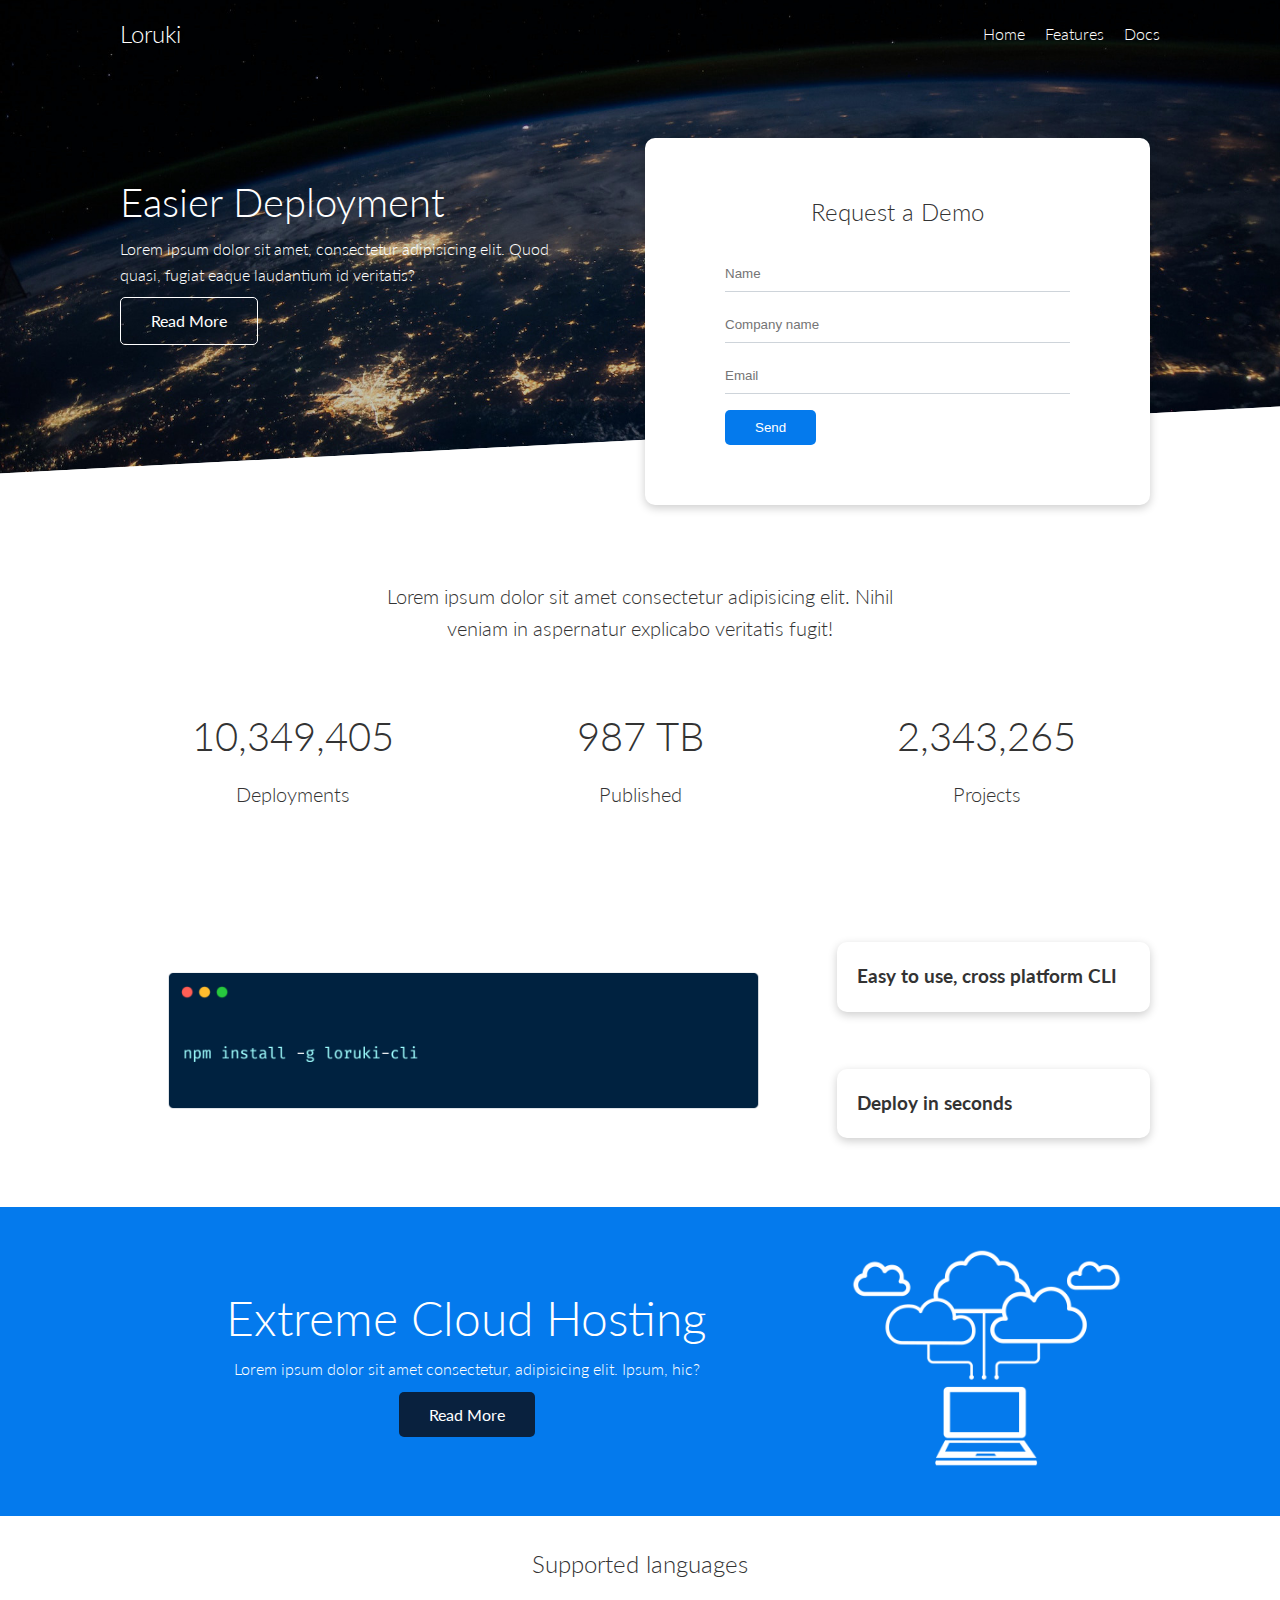
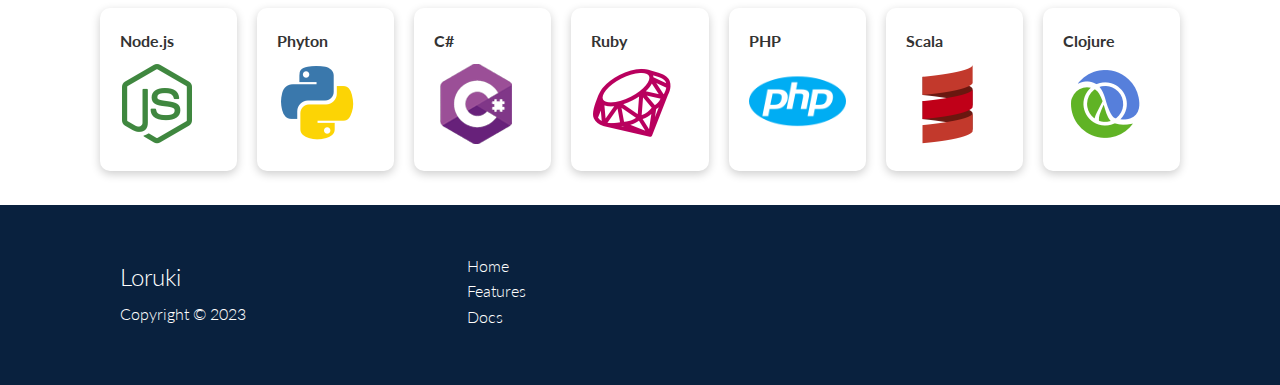
<file: index.html>
<!DOCTYPE html>
<html lang="en">
<head>
    <meta charset="UTF-8">
    <meta http-equiv="X-UA-Compatible" content="IE=edge"/>
    <meta name="viewport" content="width=device-width, initial-scale=1.0"/>
    <link
			rel="stylesheet"
			href="https://cdnjs.cloudflare.com/ajax/libs/font-awesome/5.15.1/css/all.min.css"
			integrity="sha512-+4zCK9k+qNFUR5X+cKL9EIR+ZOhtIloNl9GIKS57V1MyNsYpYcUrUeQc9vNfzsWfV28IaLL3i96P9sdNyeRssA=="
			crossorigin="anonymous"/>
            <link rel="stylesheet" href="/css/style.css">
            <link rel="stylesheet" media="screen and (max-width:768px)" href="/css/mobile.css"/>
    <title>Loruki | Welcome </title>
</head>
<body>
    <header id="mainheader" class="bk bk-home">
        <div class="navbar">
            <div class="container flex">
                <a href="index.html" class="logo">Loruki</a>
                <nav>
                    <ul>
                        <li><a href="index.html">Home</a></li>
                        <li><a href="features.html">Features</a></li>
                        <li><a href="docs.html">Docs</a></li>
                    </ul>
                </nav>
            </div>
        </div>
        <div class="showcase">
            <div class="container">
                <div class="flex py-4">
                    <div class="showcase-text flex-box txt-white">
                        <h1 class="display-2">Easier Deployment</h1>
                        <p>Lorem ipsum dolor sit amet, consectetur adipisicing elit. Quod quasi, fugiat eaque laudantium id veritatis?</p>
                        <a href="features.html" class="btn btn-outline">Read More</a>
                    </div>
                    <div class="showcase-form flex-box card bk-white">
                        <h2>Request a Demo</h2>
                        <form action="">
                            <div class="form-group">
                                <input type="text" placeholder="Name" class="form-control">
                            </div>    
                            <div class="form-group">
                                <input type="text" placeholder="Company name" class="form-control">    
                            </div>
                            <div class="form-group">
                                <input type="email" placeholder="Email" class="form-control">
                            </div>
                            <button class="btn btn-main">Send</button>
                        </form>
                    </div>
                </div>
            </div>
        </div>
    </header>

    <!--Stats-->
    <section id="stats" class="py-5">
        <div class="container">
            <p class="txt-large">Lorem ipsum dolor sit amet consectetur adipisicing elit. Nihil veniam in aspernatur explicabo veritatis fugit!</p>
            <div class="flex">
                <div class="flex-box">
                    <i class="fas fa-server fa-3x"></i>
                    <p class="display-2">10,349,405</p>
                    <p class="txt-large">Deployments</p>
                </div>
                <div class="flex-box">
                    <i class="fas fa-upload fa-3x"></i>
                    <p class="display-2">987 TB</p>
                    <p class="txt-large">Published</p>
                </div>
                <div class="flex-box">
                    <i class="fas fa-project-diagram fa-3x"></i>
                    <p class="display-2">2,343,265</p>
                    <p class="txt-large">Projects</p>
                </div>
            </div>
        </div>
    </section>

    <!--CLI-->
    <section class="cli">
        <div class="container grid">
            <img src="/images/cli.png" alt="">
            <div class="card">
                <h3>Easy to use, cross platform CLI</h3>
            </div>
            <div class="card">
                <h3>Deploy in seconds</h3>
            </div>
        </div>
    </section>

    <!--Cloud-->
    <div class="cloud bk-main py-3">
        <div class="container flex">
            <div class="flex-box-2">
                <h2 class="display-1 txt-white">Extreme Cloud Hosting</h2>
                <p class="txt-white">Lorem ipsum dolor sit amet consectetur, adipisicing elit. Ipsum, hic?</p>
                <a href="#" class="btn btn-dark">Read More</a>
            </div>
            <div class="flex-box">
                <img src="/images/cloud.png" alt="">
            </div>
        </div>
    </div>
    
    <!--Languages-->
    <section class="languages container py-2">
        <h2 class="txt-center">Supported languages</h2>
        <div class="flex">
            <div class="flex-box card">
                <h4>Node.js</h4>
                <img src="/images/logos/node.png" alt="">
            </div>
            <div class="flex-box card">
                <h4>Phyton</h4>
                <img src="/images/logos/python.png" alt="">
            </div>
            <div class="flex-box card">
                <h4>C#</h4>
                <img src="/images/logos/csharp.png" alt="">
            </div>
            <div class="flex-box card">
                <h4>Ruby</h4>
                <img src="/images/logos/ruby.png" alt="">
            </div>
            <div class="flex-box card">
                <h4>PHP</h4>
                <img src="/images/logos/php.png" alt="">
            </div>
            <div class="flex-box card">
                <h4>Scala</h4>
                <img src="/images/logos/scala.png" alt="">
            </div>
            <div class="flex-box card">
                <h4>Clojure</h4>
                <img src="/images/logos/clojure.png" alt="">
            </div>
        </div>
    </section>

    <!--Footer-->
    <footer id="mainfooter" class="bk-secondary txt-white py-4">
        <div class="container flex">
            <div class="flex-box">
                <h2>Loruki</h2>
                <p>Copyright &copy; 2023</p>
            </div>
            <div class="flex-box">
                <ul>
                    <li><a href="index.html">Home</a></li>
                    <li><a href="features.html">Features</a></li>
                    <li><a href="docs.html">Docs</a></li>
                </ul>
            </div>
            <div class="flex-box social">
                <a href="#"><i class="fab fa-github fa-2x"></i></a>
                <a href="#"><i class="fab fa-facebook fa-2x"></i></a>
                <a href="#"><i class="fab fa-instagram fa-2x"></i></a>
                <a href="#"><i class="fab fa-twitter fa-2x"></i></a>
            </div>
        </div>
    </footer>
</body>
</html>
</file>
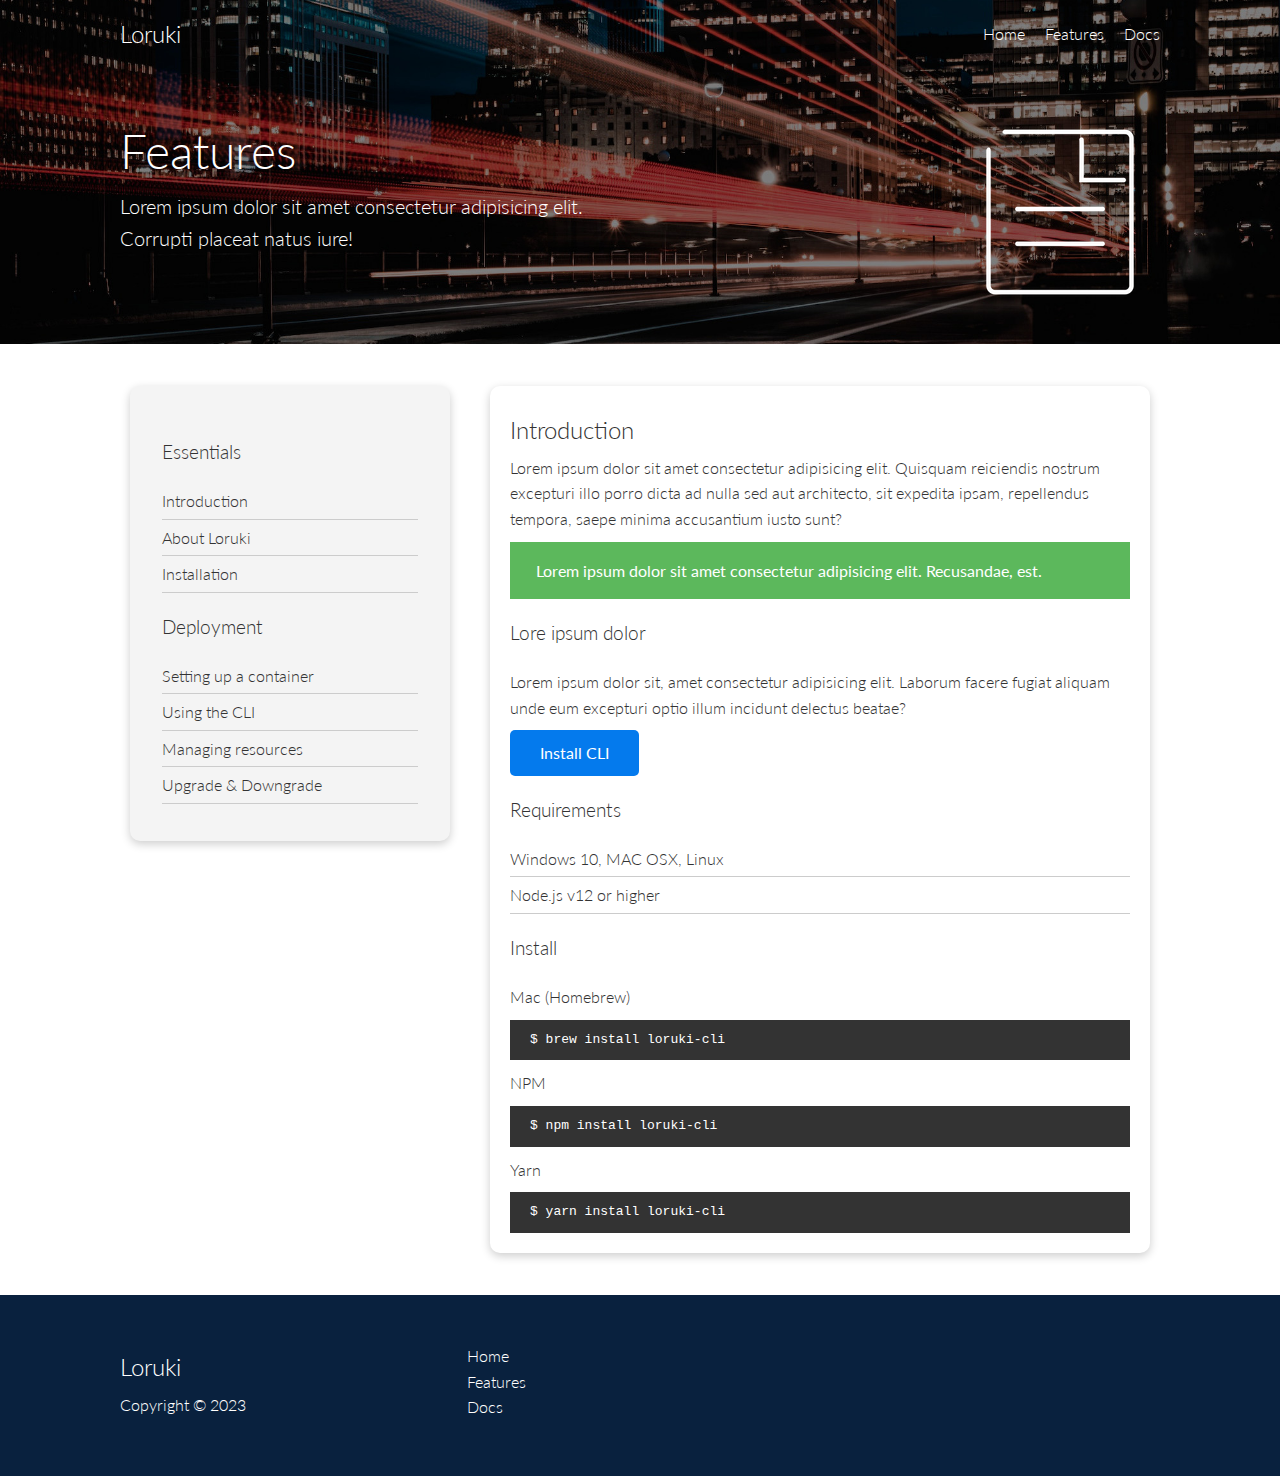
<file: docs.html>
<!DOCTYPE html>
<html lang="en">
<head>
    <meta charset="UTF-8">
    <meta http-equiv="X-UA-Compatible" content="IE=edge"/>
    <meta name="viewport" content="width=device-width, initial-scale=1.0"/>
    <link
			rel="stylesheet"
			href="https://cdnjs.cloudflare.com/ajax/libs/font-awesome/5.15.1/css/all.min.css"
			integrity="sha512-+4zCK9k+qNFUR5X+cKL9EIR+ZOhtIloNl9GIKS57V1MyNsYpYcUrUeQc9vNfzsWfV28IaLL3i96P9sdNyeRssA=="
			crossorigin="anonymous"/>
            <link rel="stylesheet" href="/css/style.css">
            <link rel="stylesheet" media="screen and (max-width:768px)" href="/css/mobile.css"/>
    <title>Loruki | Docs </title>
</head>
<body>
    <header id="mainheader" class="bk bk-docs">
        <div class="navbar">
            <div class="container flex">
                <a href="index.html" class="logo">Loruki</a>
                <nav>
                    <ul>
                        <li><a href="index.html">Home</a></li>
                        <li><a href="features.html">Features</a></li>
                        <li><a href="docs.html">Docs</a></li>
                    </ul>
                </nav>
            </div>
        </div>
        <section class="title py-3">
            <div class="container flex">
                <div class="w-50">
                    <h1 class="display-1 txt-white">Features</h1>
                    <p class="txt-large txt-white">Lorem ipsum dolor sit amet consectetur adipisicing elit. Corrupti placeat natus iure!</p>
                </div>
                <img src="/images/docs.png" alt="">
            </div>
        </section>
    </header>

    <section class="docs py-3">
        <div class="container grid">
            <aside class="card bk-gray p-3">
                <h3>Essentials</h3>
                <nav>
                    <ul>
                        <li><a href="#">Introduction</a></li>
                        <li><a href="#">About Loruki</a></li>
                        <li><a href="#">Installation</a></li>
                    </ul>
                </nav>
                <h3>Deployment</h3>
                <nav>
                    <ul>
                        <li><a href="#">Setting up a container</a></li>
                        <li><a href="#">Using the CLI</a></li>
                        <li><a href="#">Managing resources</a></li>
                        <li><a href="#">Upgrade & Downgrade</a></li>
                    </ul>
                </nav>
            </aside>
            <main class="card">
                <h2>Introduction</h2>
                <p>Lorem ipsum dolor sit amet consectetur adipisicing elit. Quisquam reiciendis nostrum excepturi illo porro dicta ad nulla sed aut architecto, sit expedita ipsam, repellendus tempora, saepe minima accusantium iusto sunt?</p>

                <div class="bk-alert txt-white p-1">
                    <i class="fas fa-info"></i>Lorem ipsum dolor sit amet consectetur adipisicing elit. Recusandae, est.
                </div>
                
                <h3>Lore ipsum dolor</h3>
                <p>Lorem ipsum dolor sit, amet consectetur adipisicing elit. Laborum facere fugiat aliquam unde eum excepturi optio illum incidunt delectus beatae?</p>
                <a href="#" class="btn btn-main">Install CLI</a>

                <h3>Requirements</h3>
                <ul>
                    <li>Windows 10, MAC OSX, Linux</li>
                    <li>Node.js v12 or higher</li>
                </ul>

                <h3>Install</h3>
                <p>Mac (Homebrew)</p>
                <pre><code>$ brew install loruki-cli</code></pre>
                <p>NPM</p>
                <pre><code>$ npm install loruki-cli</code></pre>
                <p>Yarn</p>
                <pre><code>$ yarn install loruki-cli</code></pre>
            </main>
        </div>
    </section>


    <!--Footer-->
    <footer id="mainfooter" class="bk-secondary txt-white py-4">
        <div class="container flex">
            <div class="flex-box">
                <h2>Loruki</h2>
                <p>Copyright &copy; 2023</p>
            </div>
            <div class="flex-box">
                <ul>
                    <li><a href="index.html">Home</a></li>
                    <li><a href="features.html">Features</a></li>
                    <li><a href="docs.html">Docs</a></li>
                </ul>
            </div>
            <div class="flex-box social">
                <a href="#"><i class="fab fa-github fa-2x"></i></a>
                <a href="#"><i class="fab fa-facebook fa-2x"></i></a>
                <a href="#"><i class="fab fa-instagram fa-2x"></i></a>
                <a href="#"><i class="fab fa-twitter fa-2x"></i></a>
            </div>
        </div>
    </footer>
</body>
</html>
</file>
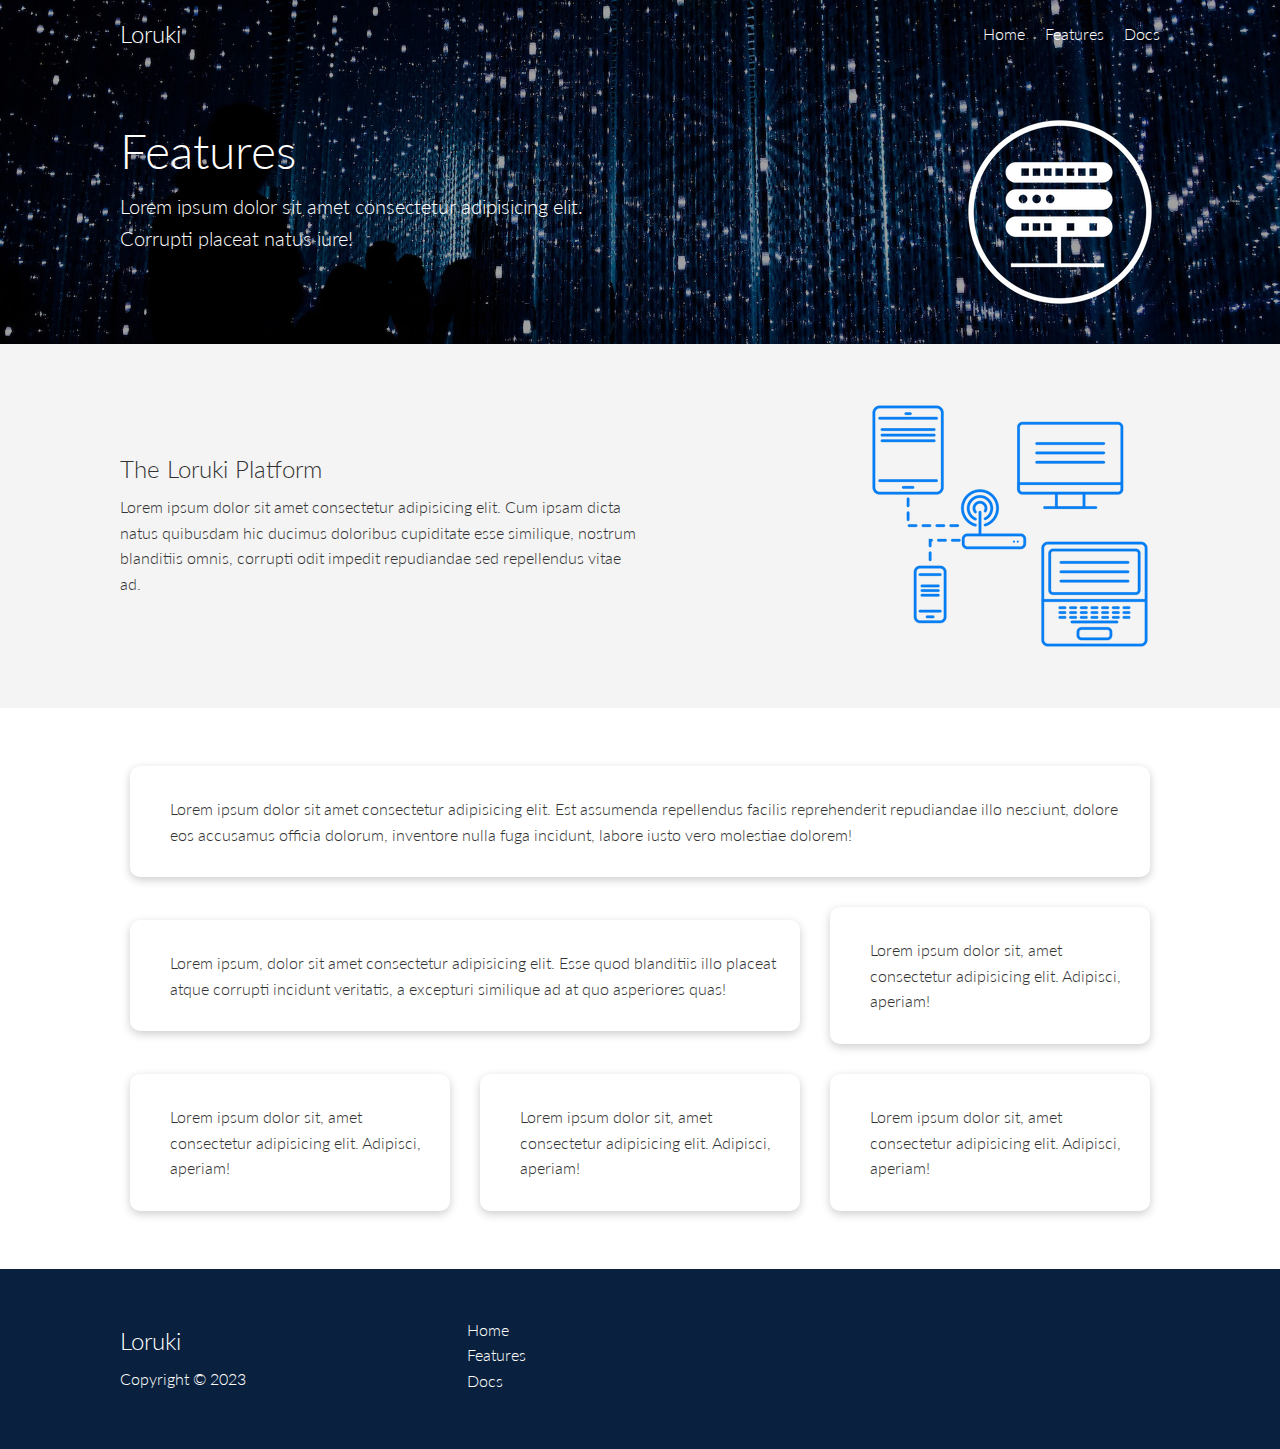
<file: features.html>
<!DOCTYPE html>
<html lang="en">
<head>
    <meta charset="UTF-8">
    <meta http-equiv="X-UA-Compatible" content="IE=edge"/>
    <meta name="viewport" content="width=device-width, initial-scale=1.0"/>
    <link
			rel="stylesheet"
			href="https://cdnjs.cloudflare.com/ajax/libs/font-awesome/5.15.1/css/all.min.css"
			integrity="sha512-+4zCK9k+qNFUR5X+cKL9EIR+ZOhtIloNl9GIKS57V1MyNsYpYcUrUeQc9vNfzsWfV28IaLL3i96P9sdNyeRssA=="
			crossorigin="anonymous"/>
            <link rel="stylesheet" href="/css/style.css">
            <link rel="stylesheet" media="screen and (max-width:768px)" href="/css/mobile.css"/>
    <title>Loruki | Features </title>
</head>
<body>
    <header id="mainheader" class="bk bk-features">
        <div class="navbar">
            <div class="container flex">
                <a href="index.html" class="logo">Loruki</a>
                <nav>
                    <ul>
                        <li><a href="index.html">Home</a></li>
                        <li><a href="features.html">Features</a></li>
                        <li><a href="docs.html">Docs</a></li>
                    </ul>
                </nav>
            </div>
        </div>
        <section class="title py-3">
            <div class="container flex">
                <div class="w-50">
                    <h1 class="display-1 txt-white">Features</h1>
                    <p class="txt-large txt-white">Lorem ipsum dolor sit amet consectetur adipisicing elit. Corrupti placeat natus iure!</p>
                </div>
                <img src="/images/features.png" alt="">
            </div>
        </section>
    </header>

    <section class="subtitle bk-gray py-3">
        <div class="container flex">
            <div class="w-50">
                <h2>The Loruki Platform</h2>
                <p>Lorem ipsum dolor sit amet consectetur adipisicing elit. Cum ipsam dicta natus quibusdam hic ducimus doloribus cupiditate esse similique, nostrum blanditiis omnis, corrupti odit impedit repudiandae sed repellendus vitae ad.</p>
            </div>
            <img src="/images/features-2.png" alt="">
        </div>
    </section>

    <section class="features py-4">
        <div class="container grid">
            <div class="card flex">
                <i class="fas fa-server fa-3x"></i>
                <p>Lorem ipsum dolor sit amet consectetur adipisicing elit. Est assumenda repellendus facilis reprehenderit repudiandae illo nesciunt, dolore eos accusamus officia dolorum, inventore nulla fuga incidunt, labore iusto vero molestiae dolorem!</p>
            </div>
            <div class="card flex">
                <i class="fas fa-network-wired fa-3x"></i>
                <p>Lorem ipsum, dolor sit amet consectetur adipisicing elit. Esse quod blanditiis illo placeat atque corrupti incidunt veritatis, a excepturi similique ad at quo asperiores quas!</p>
            </div>
            <div class="card flex">
                <i class="fas fa-laptop-code fa-3x"></i>
                <p>Lorem ipsum dolor sit, amet consectetur adipisicing elit. Adipisci, aperiam!</p>
            </div>
            <div class="card flex">
                <i class="fas fa-database fa-3x"></i>
                <p>Lorem ipsum dolor sit, amet consectetur adipisicing elit. Adipisci, aperiam!</p>
            </div>
            <div class="card flex">
                <i class="fas fa-power-off fa-3x"></i>
                <p>Lorem ipsum dolor sit, amet consectetur adipisicing elit. Adipisci, aperiam!</p>
            </div>
            <div class="card flex">
                <i class="fas fa-upload fa-3x"></i>
                <p>Lorem ipsum dolor sit, amet consectetur adipisicing elit. Adipisci, aperiam!</p>
            </div>
        </div>

    </section>


    <!--Footer-->
    <footer id="mainfooter" class="bk-secondary txt-white py-4">
        <div class="container flex">
            <div class="flex-box">
                <h2>Loruki</h2>
                <p>Copyright &copy; 2023</p>
            </div>
            <div class="flex-box">
                <ul>
                    <li><a href="index.html">Home</a></li>
                    <li><a href="features.html">Features</a></li>
                    <li><a href="docs.html">Docs</a></li>
                </ul>
            </div>
            <div class="flex-box social">
                <a href="#"><i class="fab fa-github fa-2x"></i></a>
                <a href="#"><i class="fab fa-facebook fa-2x"></i></a>
                <a href="#"><i class="fab fa-instagram fa-2x"></i></a>
                <a href="#"><i class="fab fa-twitter fa-2x"></i></a>
            </div>
        </div>
    </footer>
</body>
</html>
</file>
<file: css/style.css>
@import url('https://fonts.googleapis.com/css2?family=Lato:ital,wght@0,100;0,300;0,400;0,700;0,900;1,100;1,300;1,400;1,700;1,900&display=swap');

:root{
    --main-color: #047aed;
    --secondary-color: #09213e;
    --gray-color: #f4f4f4;
    --alert-color: #5cb85c;
}

/*Reset*/
*{
    box-sizing: border-box;
    margin: 0;
    padding: 0;
}

/*Main Styling*/
html, body{
    font-family: 'Lato', sans-serif;
    color: #333;
    line-height: 1.6;
}

h1, h2{
    font-weight: 300;
    line-height: 1.2;
    margin: 10px 0;
}

p{
    margin: 10px 0;
    font-weight: 300;
}

ul{
    list-style-type: none;
}

a{
    text-decoration: none;
    color: #333;
}

img{
    max-width: 100%;
}

pre, code{
    background: #333;
    color: #fff;
    padding: 10px;
}

/*Utility Classes*/
.container{
    max-width: 1100px;
    margin: 0 auto;
    padding: 0 30px;
}

.display-1{
    font-size: 3rem;
}

.display-2{
    font-size: 2.5rem;
}

.txt-large{
    font-size: 20px;
}

.txt-white{
    color: #fff;
}

.txt-center{
    text-align: center;
}

.card{
    border-radius: 10px;
    box-shadow: 0 3px 10px rgba(0,0,0,0.2);
    padding: 20px;
    margin: 10px;
}

/*Padding*/
.py-1{
    padding: 1rem 0;
}

.py-2{
    padding: 1.5rem 0;
}

.py-3{
    padding: 2rem 0;
}

.py-4{
    padding: 3rem 0;
}

.py-5{
    padding: 4rem 0;
}

.p-1{
    padding: 1rem;
}

.p-3{
    padding: 2rem;
}

/*Backgrounds*/
.bk-main{
    background-color: var(--main-color);
}

.bk-secondary{
    background-color: var(--secondary-color);
}

.bk-white{
    background-color: #fff;
}

.bk-gray{
    background-color: var(--gray-color);
}

.bk-alert{
    background-color: var(--alert-color);
}

.bk-home{
    background: url(/images/bk-showcase.jpg);
}

.bk-features{
    background: url(/images/bk-features.jpg);
}

.bk-docs{
    background: url(/images/bk-docs.jpg);
}

.bk{
    background-repeat: no-repeat;
    background-position: center;
    background-size: cover;
}

/*Flex*/
.flex{
    display: flex;
}

.flex-box{
    flex: 1;
}

.flex-box-2{
    flex: 2;
}

/*Grid*/
.grid{
    display: grid;
    grid-template-columns: repeat(2, 1fr);
    gap: 20px;
    justify-content: center;
    align-items: center;
    height: 100%;
}

/*Width*/
.w-50{
    width: 50%;
}

/*Button*/
.btn{
    display: inline-block;
    padding: 10px 30px;
    cursor: pointer;
    border: none;
    border-radius: 5px;
}

.btn-outline{
    border: 1px #fff solid;
    color: #fff;
}

.btn-main{
    background-color: var(--main-color);
    color: #fff;
}

.btn-dark{
    background-color: var(--secondary-color);
    color: #fff;
}

/*Navbar*/
.navbar{
    height: 80px;
    font-weight: 300;
    padding: 15px;
}

.navbar a{
    color: #fff;
}

.navbar .logo{
    font-size: x-large;
}

.navbar .container{
    justify-content: space-between;
    align-items: center;
}

.navbar ul{
    display: flex;
}

.navbar ul li{
    margin-left: 20px;
}

.navbar ul a:hover{
    border-bottom: 2px #fff solid;
    padding-bottom: 5px;
}

/*Showcase*/
.showcase{
    height: 400px;
    position: relative;
}

.showcase-text{
    padding-top: 40px;
    padding-right: 50px;
    animation: slideInFromLeft 1s ease-in;
}

.showcase-form{
    animation: slideInFromRight 1s ease-in;
    z-index: 2;
}

.showcase::before,
.showcase::after{
    content: '';
    position: absolute;
    height: 100px;
    bottom: -60px;
    right: 0;
    left: 0;
    background:#fff;
    transform: skewY(-3deg);
    -webkit-transform: skewY(-3deg);
    -moz-transform: skewY(-3deg);
    -ms-transform: skewY(-3deg);
}

.showcase-form form{
    padding: 20px 60px 40px 60px;
}

.showcase-form h2{
    text-align: center;
    padding-top: 30px;
}

form .form-group{
    margin-bottom: 16px;
}

form .form-control{
    display: block;
    width: 100%;
    padding: 7px 0;
    line-height: 1.5;
    color: #495057;
    background: #fff;
    border: none;
    border-bottom: 1px solid #ced4da;
}


/*Stats*/
#stats{
    text-align: center;
    padding-top: 100px;
}

#stats .txt-large{
    width: 50%;
    margin: 0 auto;
    padding-bottom: 50px;
}

/*CLI*/
.cli .grid{
    grid-template-columns: repeat(3, 1fr);
    grid-template-rows: repeat(2, 1fr);
}

.cli .grid img{
    grid-column: 1 / span 2;
    grid-row: 1 / span 2;
}

/*Cloud*/
.cloud{
    margin-top: 50px;
}

.cloud .flex-box-2{
    text-align: center;
    padding-top: 40px;
}

/*Languages*/
.languages h2, 
.languages h4{
    padding-bottom: 10px;
}

/*Title*/
.title .flex{
 justify-content: space-between;
}

/*Subtitle*/
.subtitle .flex{
    justify-content: space-between;
    align-items: center;
}

/*Features*/
.features .grid{
    display: grid;
    grid-template-columns: repeat(3, 1fr);
    gap: 10px;
}

.features .flex{
    justify-content: center;
    align-items: center;
}

.features .flex i{
    padding-right: 20px;
}

.features .card:nth-child(1){
    grid-column: 1/4;
    grid-row: 1;
}
.features .card:nth-child(2){
    grid-column: 1/3;
    grid-row: 2;
}
.features .card:nth-child(3){
    grid-column: 3;
    grid-row: 2;
}
.features .card:nth-child(4){
    grid-column: 1;
    grid-row: 3;
}
.features .card:nth-child(5){
    grid-column: 2;
    grid-row: 3;
}
.features .card:nth-child(6){
    grid-column: 3;
    grid-row: 3;
}

/*Docs*/

.docs .grid{
    grid-template-columns: 1fr 2fr;
    align-items: flex-start;
}

.docs h3,
ul{
    font-weight: 300;
}

.docs h3{
    margin: 20px 0;
}

.docs ul li{
    border-bottom: 1px #ccc solid;
    padding-bottom: 5px;
    margin-bottom: 5px;
}

main .bk-alert i{
    padding-right: 10px;
}

/*Footer*/
#mainfooter ul li a{
    color: #fff;
}

#mainfooter .social i{
    color: #fff;
    padding-right: 15px;
}

/*animations*/
@keyframes slideInFromLeft{
    0%{
        transform: translateX(-100%);
    }
    100%{
        transform: translateX(0);
    }
}

@keyframes slideInFromRight{
    0%{
        transform: translateX(100%);
    }
    100%{
        transform: translateX(0);
    }
}
</file>
<file: css/mobile.css>
/*Padding*/
.py-4{
    padding: 1rem 0;
}

/*Flex*/
.flex{
    flex-direction: column;
}

/*Navbar*/
.navbar{
    height: 100%;
}

.navbar ul{
    /*display: flex;*/
    margin-top: 10px;
}

.navbar ul li{
    margin-left: 0;
    padding: 10px;
}

/*Showcase*/
.showcase{
    height: 100%;
    text-align: center;
}

.showcase-text{
    padding-top: 20px;
    padding-right: 0;
}

/*Stats*/
#stats{
    padding-top: 60px;
}

#stats .txt-large{
    width: 100%;
}

/*CLI*/
.cli .grid{
    grid-template-columns: repeat(1, 1fr);
}

/*Cloud*/

.cloud .flex-box-2{
    padding-top: 20px;
    margin-bottom: 20px;
}

/*Languages*/

.languages{
    text-align: center;
}

/*Footer*/
#mainfooter{
    text-align: center;
}

#mainfooter .flex-box{
    padding-bottom: 30px;
}

/*Title*/
.title{
    text-align: center;
}

.title img{
    width: 120px;
    margin: 0 auto;
}

.w-50{
    width: 100%;
}

/*Subtitle*/

.subtitle{
    text-align: center;
}

/*Features*/
.features .grid{
    grid-template-columns: repeat(1, 1fr);
}

.features .card:nth-child(1),
.features .card:nth-child(2),
.features .card:nth-child(3),
.features .card:nth-child(4),
.features .card:nth-child(5),
.features .card:nth-child(6){
    grid-column: 1;
}

.features .card:nth-child(1){
    grid-row: 1;
}

.features .card:nth-child(2){
    grid-row: 2;
}

.features .card:nth-child(3){
    grid-row: 3;
}

.features .card:nth-child(4){
    grid-row: 4;
}

.features .card:nth-child(5){
    grid-row: 5;
}

.features .card:nth-child(6){
    grid-row: 6;
}

/*Docs*/

.docs .grid{
    grid-template-columns: 1fr;
}
</file>
